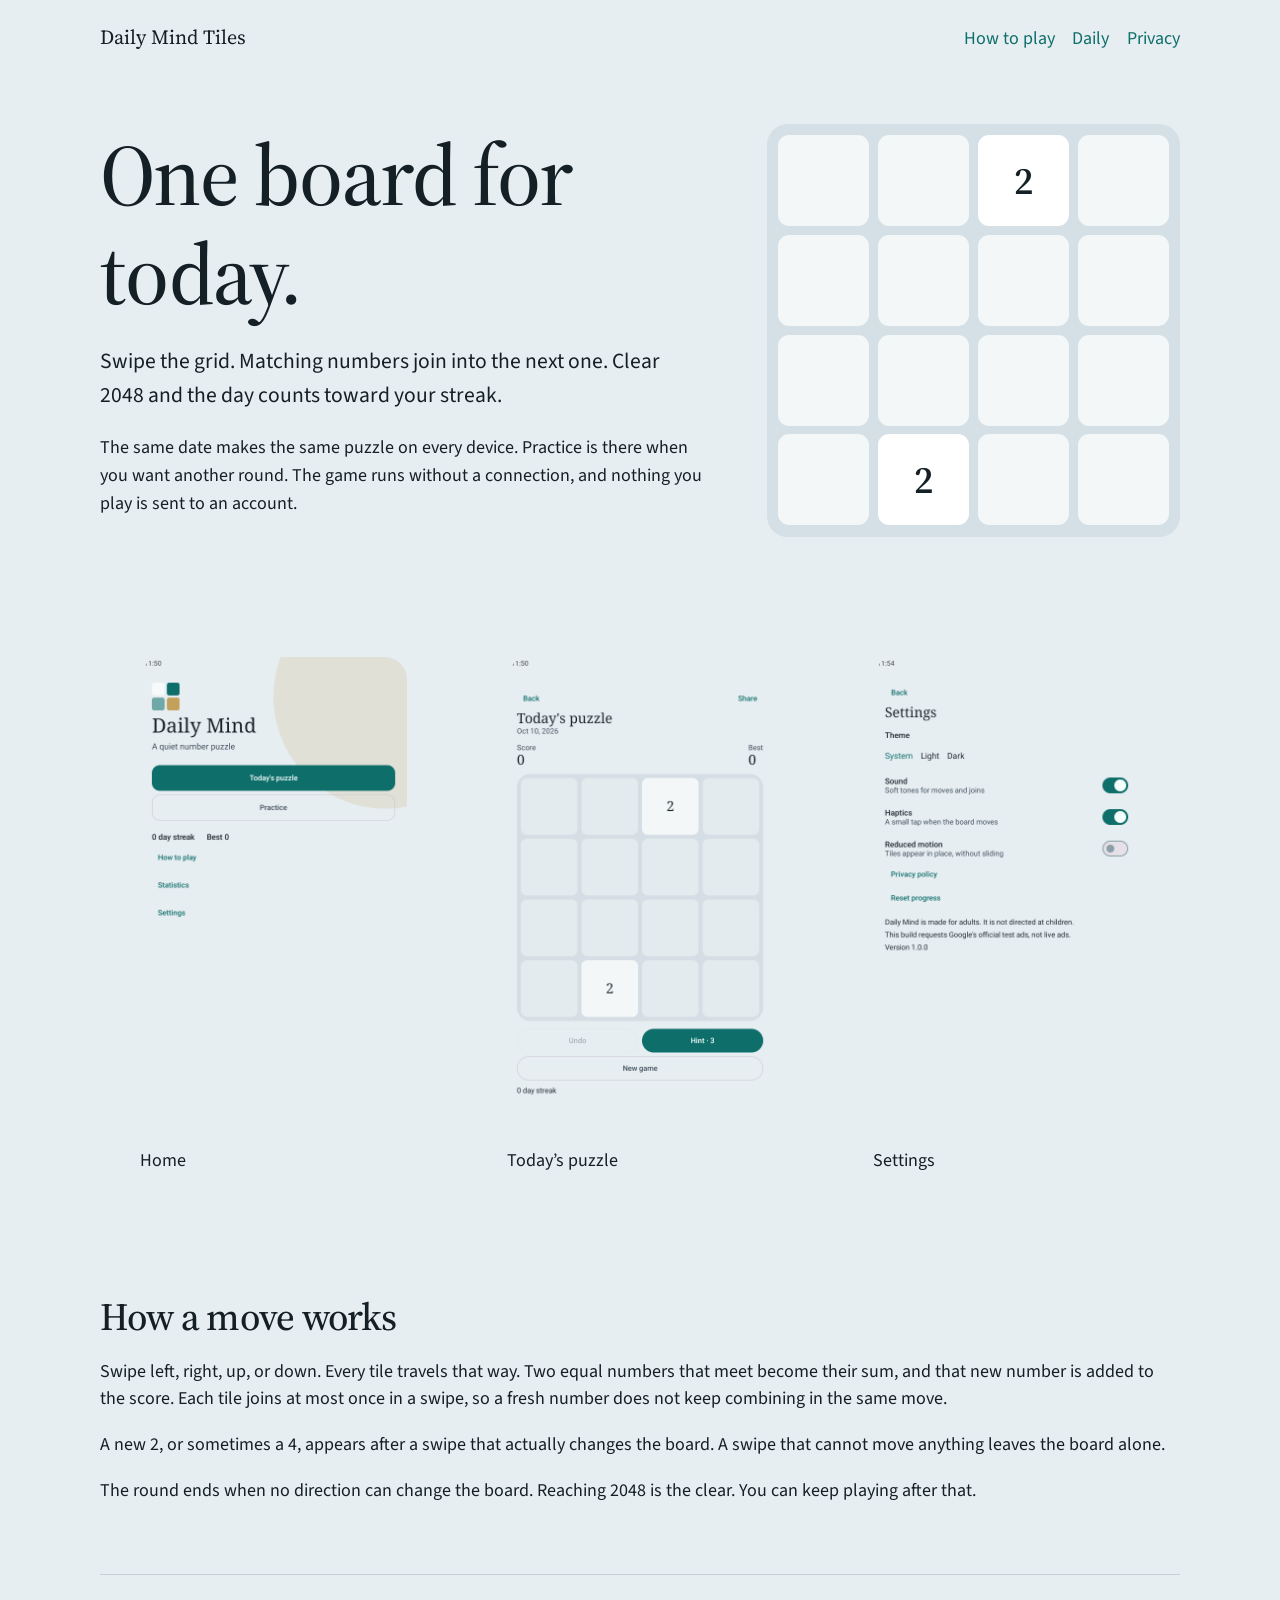
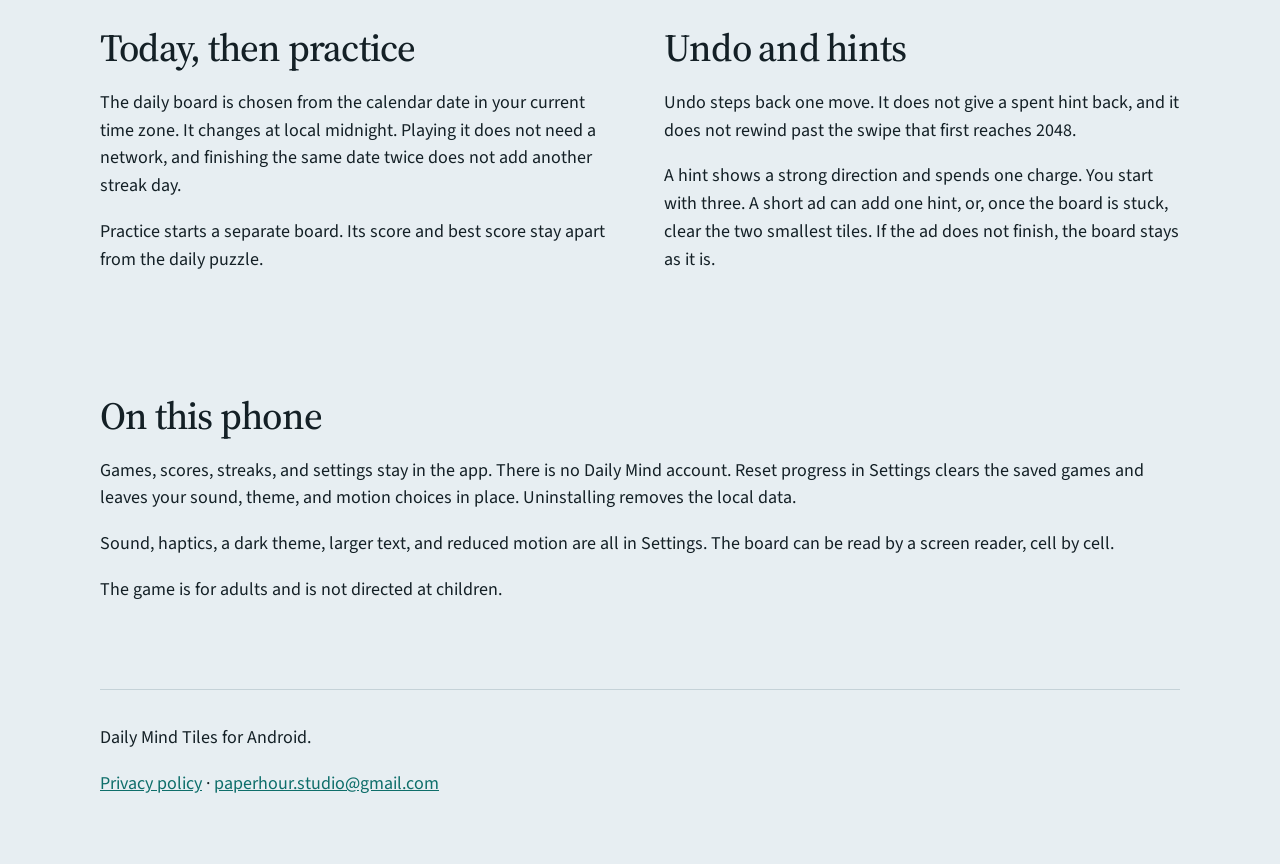
<file: index.html>
<!DOCTYPE html>
<html lang="en">
<head>
  <meta charset="utf-8">
  <meta name="viewport" content="width=device-width, initial-scale=1">
  <title>Daily Mind Tiles</title>
  <meta name="description" content="Daily Mind Tiles is a quiet 4×4 number puzzle for Android. One daily board, offline play, and an optional rewarded hint.">
  <link rel="icon" href="favicon.svg" type="image/svg+xml">
  <link rel="preconnect" href="https://fonts.googleapis.com">
  <link rel="preconnect" href="https://fonts.gstatic.com" crossorigin>
  <link href="https://fonts.googleapis.com/css2?family=Source+Sans+3:ital,wght@0,400;0,600;1,400&family=Source+Serif+4:opsz,wght@8..60,500;8..60,600&display=swap" rel="stylesheet">
  <link rel="stylesheet" href="styles.css">
</head>
<body>
  <header class="top">
    <a class="word" href="./">Daily Mind Tiles</a>
    <nav>
      <a href="#play">How to play</a>
      <a href="#daily">Daily</a>
      <a href="privacy/">Privacy</a>
    </nav>
  </header>

  <main>
    <section class="hero">
      <div>
        <h1>One board for today.</h1>
        <p class="lead">Swipe the grid. Matching numbers join into the next one. Clear 2048 and the day counts toward your streak.</p>
        <p>The same date makes the same puzzle on every device. Practice is there when you want another round. The game runs without a connection, and nothing you play is sent to an account.</p>
      </div>
      <div class="board" role="img" aria-label="A 4 by 4 board with a 2 in the third cell of the first row and a 2 in the second cell of the last row.">
        <span></span><span></span><b>2</b><span></span>
        <span></span><span></span><span></span><span></span>
        <span></span><span></span><span></span><span></span>
        <span></span><b>2</b><span></span><span></span>
      </div>
    </section>

    <section class="shots" aria-label="Screens from the game">
      <figure>
        <img src="images/home.png" alt="Home screen with Today’s puzzle, Practice, a streak, and links to how to play, statistics, and settings.">
        <figcaption>Home</figcaption>
      </figure>
      <figure>
        <img src="images/board.png" alt="Today’s puzzle on 10 October 2026, with two tiles showing 2, score zero, undo, and three hints.">
        <figcaption>Today’s puzzle</figcaption>
      </figure>
      <figure>
        <img src="images/settings.png" alt="Settings for theme, sound, haptics, reduced motion, privacy, and reset.">
        <figcaption>Settings</figcaption>
      </figure>
    </section>

    <section id="play">
      <h2>How a move works</h2>
      <p>Swipe left, right, up, or down. Every tile travels that way. Two equal numbers that meet become their sum, and that new number is added to the score. Each tile joins at most once in a swipe, so a fresh number does not keep combining in the same move.</p>
      <p>A new 2, or sometimes a 4, appears after a swipe that actually changes the board. A swipe that cannot move anything leaves the board alone.</p>
      <p>The round ends when no direction can change the board. Reaching 2048 is the clear. You can keep playing after that.</p>
    </section>

    <section id="daily" class="split">
      <div>
        <h2>Today, then practice</h2>
        <p>The daily board is chosen from the calendar date in your current time zone. It changes at local midnight. Playing it does not need a network, and finishing the same date twice does not add another streak day.</p>
        <p>Practice starts a separate board. Its score and best score stay apart from the daily puzzle.</p>
      </div>
      <div>
        <h2>Undo and hints</h2>
        <p>Undo steps back one move. It does not give a spent hint back, and it does not rewind past the swipe that first reaches 2048.</p>
        <p>A hint shows a strong direction and spends one charge. You start with three. A short ad can add one hint, or, once the board is stuck, clear the two smallest tiles. If the ad does not finish, the board stays as it is.</p>
      </div>
    </section>

    <section>
      <h2>On this phone</h2>
      <p>Games, scores, streaks, and settings stay in the app. There is no Daily Mind account. Reset progress in Settings clears the saved games and leaves your sound, theme, and motion choices in place. Uninstalling removes the local data.</p>
      <p>Sound, haptics, a dark theme, larger text, and reduced motion are all in Settings. The board can be read by a screen reader, cell by cell.</p>
      <p>The game is for adults and is not directed at children.</p>
    </section>
  </main>

  <footer>
    <p>Daily Mind Tiles for Android.</p>
    <p><a href="privacy/">Privacy policy</a> · <a href="mailto:paperhour.studio@gmail.com">paperhour.studio@gmail.com</a></p>
  </footer>
</body>
</html>
</file>
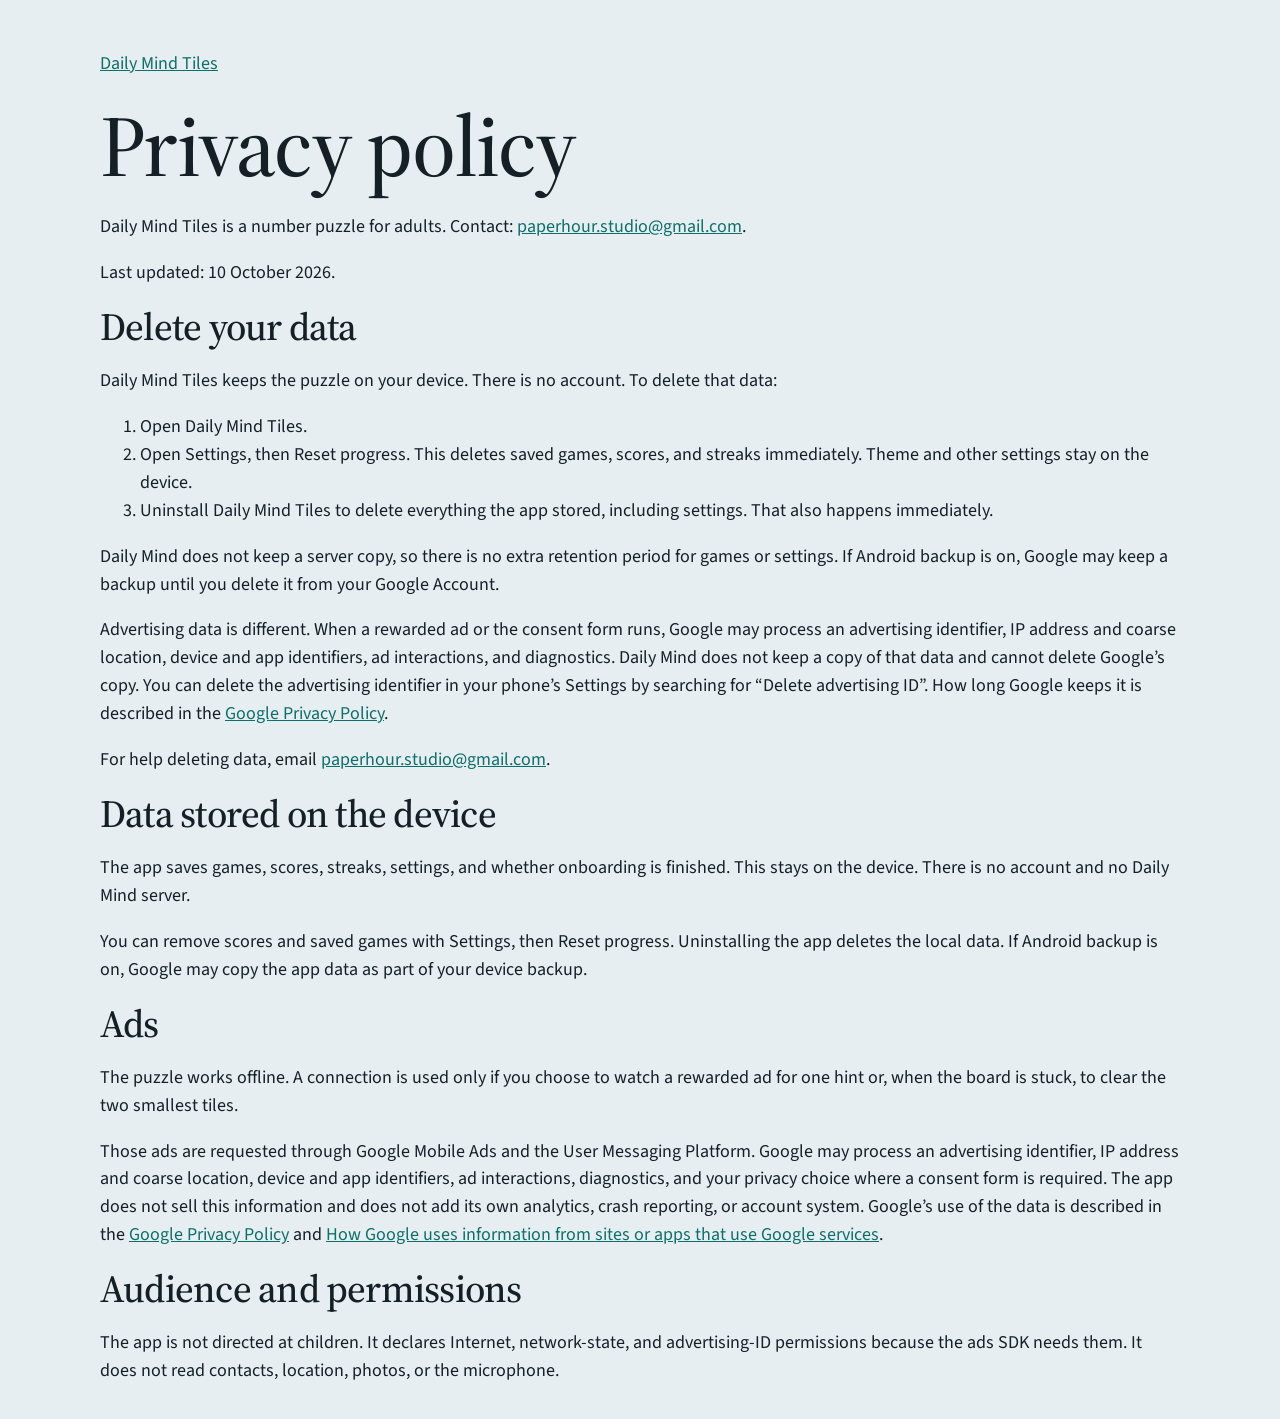
<file: privacy/index.html>
<!DOCTYPE html>
<html lang="en">
<head>
  <meta charset="utf-8">
  <meta name="viewport" content="width=device-width, initial-scale=1">
  <title>Privacy policy — Daily Mind Tiles</title>
  <link rel="icon" href="../favicon.svg" type="image/svg+xml">
  <link rel="preconnect" href="https://fonts.googleapis.com">
  <link rel="preconnect" href="https://fonts.gstatic.com" crossorigin>
  <link href="https://fonts.googleapis.com/css2?family=Source+Sans+3:wght@400;600&family=Source+Serif+4:opsz,wght@8..60,500&display=swap" rel="stylesheet">
  <link rel="stylesheet" href="../styles.css">
</head>
<body>
  <main>
    <p><a href="../">Daily Mind Tiles</a></p>
    <h1>Privacy policy</h1>
    <p>Daily Mind Tiles is a number puzzle for adults. Contact: <a href="mailto:paperhour.studio@gmail.com">paperhour.studio@gmail.com</a>.</p>
    <p>Last updated: 10 October 2026.</p>
    <h2 id="delete-your-data">Delete your data</h2>
    <p>Daily Mind Tiles keeps the puzzle on your device. There is no account. To delete that data:</p>
    <ol>
      <li>Open Daily Mind Tiles.</li>
      <li>Open Settings, then Reset progress. This deletes saved games, scores, and streaks immediately. Theme and other settings stay on the device.</li>
      <li>Uninstall Daily Mind Tiles to delete everything the app stored, including settings. That also happens immediately.</li>
    </ol>
    <p>Daily Mind does not keep a server copy, so there is no extra retention period for games or settings. If Android backup is on, Google may keep a backup until you delete it from your Google Account.</p>
    <p>Advertising data is different. When a rewarded ad or the consent form runs, Google may process an advertising identifier, IP address and coarse location, device and app identifiers, ad interactions, and diagnostics. Daily Mind does not keep a copy of that data and cannot delete Google’s copy. You can delete the advertising identifier in your phone’s Settings by searching for “Delete advertising ID”. How long Google keeps it is described in the <a href="https://policies.google.com/privacy">Google Privacy Policy</a>.</p>
    <p>For help deleting data, email <a href="mailto:paperhour.studio@gmail.com">paperhour.studio@gmail.com</a>.</p>
    <h2>Data stored on the device</h2>
    <p>The app saves games, scores, streaks, settings, and whether onboarding is finished. This stays on the device. There is no account and no Daily Mind server.</p>
    <p>You can remove scores and saved games with Settings, then Reset progress. Uninstalling the app deletes the local data. If Android backup is on, Google may copy the app data as part of your device backup.</p>
    <h2>Ads</h2>
    <p>The puzzle works offline. A connection is used only if you choose to watch a rewarded ad for one hint or, when the board is stuck, to clear the two smallest tiles.</p>
    <p>Those ads are requested through Google Mobile Ads and the User Messaging Platform. Google may process an advertising identifier, IP address and coarse location, device and app identifiers, ad interactions, diagnostics, and your privacy choice where a consent form is required. The app does not sell this information and does not add its own analytics, crash reporting, or account system. Google’s use of the data is described in the <a href="https://policies.google.com/privacy">Google Privacy Policy</a> and <a href="https://policies.google.com/technologies/partner-sites">How Google uses information from sites or apps that use Google services</a>.</p>
    <h2>Audience and permissions</h2>
    <p>The app is not directed at children. It declares Internet, network-state, and advertising-ID permissions because the ads SDK needs them. It does not read contacts, location, photos, or the microphone.</p>
  </main>
</body>
</html>
</file>
<file: styles.css>
:root {
  --ink: #142026;
  --mist: #e7eef2;
  --paper: #f7fafb;
  --teal: #0e6e6a;
  --sand: #c4a15a;
  --line: #c5d2d8;
  --empty: #f3f7f8;
}

* { box-sizing: border-box; }

html { scroll-behavior: smooth; }

body {
  margin: 0;
  background: var(--mist);
  color: var(--ink);
  font-family: "Source Sans 3", "Segoe UI", sans-serif;
  font-size: 1.125rem;
  line-height: 1.55;
}

a { color: var(--teal); }
a:focus-visible, .word:focus-visible {
  outline: 3px solid var(--sand);
  outline-offset: 3px;
}

.top, main, footer {
  width: min(1080px, calc(100% - 2.5rem));
  margin-inline: auto;
}

.top {
  display: flex;
  justify-content: space-between;
  align-items: baseline;
  gap: 1.5rem;
  padding: 1.4rem 0 0.2rem;
}

.word {
  color: var(--ink);
  font-family: "Source Serif 4", Georgia, serif;
  font-size: 1.25rem;
  text-decoration: none;
}

nav { display: flex; gap: 1.1rem; }
nav a { text-decoration: none; }

h1, h2 {
  font-family: "Source Serif 4", Georgia, serif;
  font-weight: 500;
  letter-spacing: -0.02em;
  line-height: 1.15;
}

h1 { font-size: clamp(3rem, 7vw, 5.4rem); margin: 0 0 1rem; }
h2 { font-size: clamp(1.8rem, 3vw, 2.4rem); margin: 0 0 0.7rem; }

.lead { font-size: 1.35rem; max-width: 36rem; }

main { padding: 2rem 0 1rem; }
main section { padding: 3.2rem 0; }

.hero {
  display: grid;
  grid-template-columns: minmax(0, 1.2fr) minmax(16rem, 0.8fr);
  gap: 3rem;
  align-items: center;
  padding-top: 2.2rem;
}

.board {
  display: grid;
  grid-template-columns: repeat(4, 1fr);
  gap: 0.55rem;
  padding: 0.7rem;
  background: #d5e0e6;
  border-radius: 1.3rem;
}

.board span, .board b {
  aspect-ratio: 1;
  border-radius: 0.7rem;
  display: grid;
  place-items: center;
}

.board span { background: var(--empty); }
.board b {
  background: white;
  color: var(--ink);
  font-family: "Source Serif 4", Georgia, serif;
  font-size: clamp(1.8rem, 3vw, 2.6rem);
  font-weight: 600;
}

.shots {
  display: grid;
  grid-template-columns: repeat(3, minmax(0, 1fr));
  gap: 1.25rem;
  align-items: start;
}

.shots img {
  width: 100%;
  height: auto;
  border-radius: 1.4rem;
  background: white;
}

figcaption { margin-top: 0.45rem; }

.split {
  display: grid;
  grid-template-columns: 1fr 1fr;
  gap: 3rem;
  border-top: 1px solid var(--line);
}

footer {
  padding: 1rem 0 3rem;
  border-top: 1px solid var(--line);
}

@media (max-width: 800px) {
  .hero, .shots, .split { grid-template-columns: 1fr; }
  .top { align-items: flex-start; flex-direction: column; }
  .shots { grid-auto-flow: column; grid-auto-columns: 70%; grid-template-columns: none; overflow-x: auto; }
}

@media (prefers-reduced-motion: reduce) {
  html { scroll-behavior: auto; }
}
</file>
